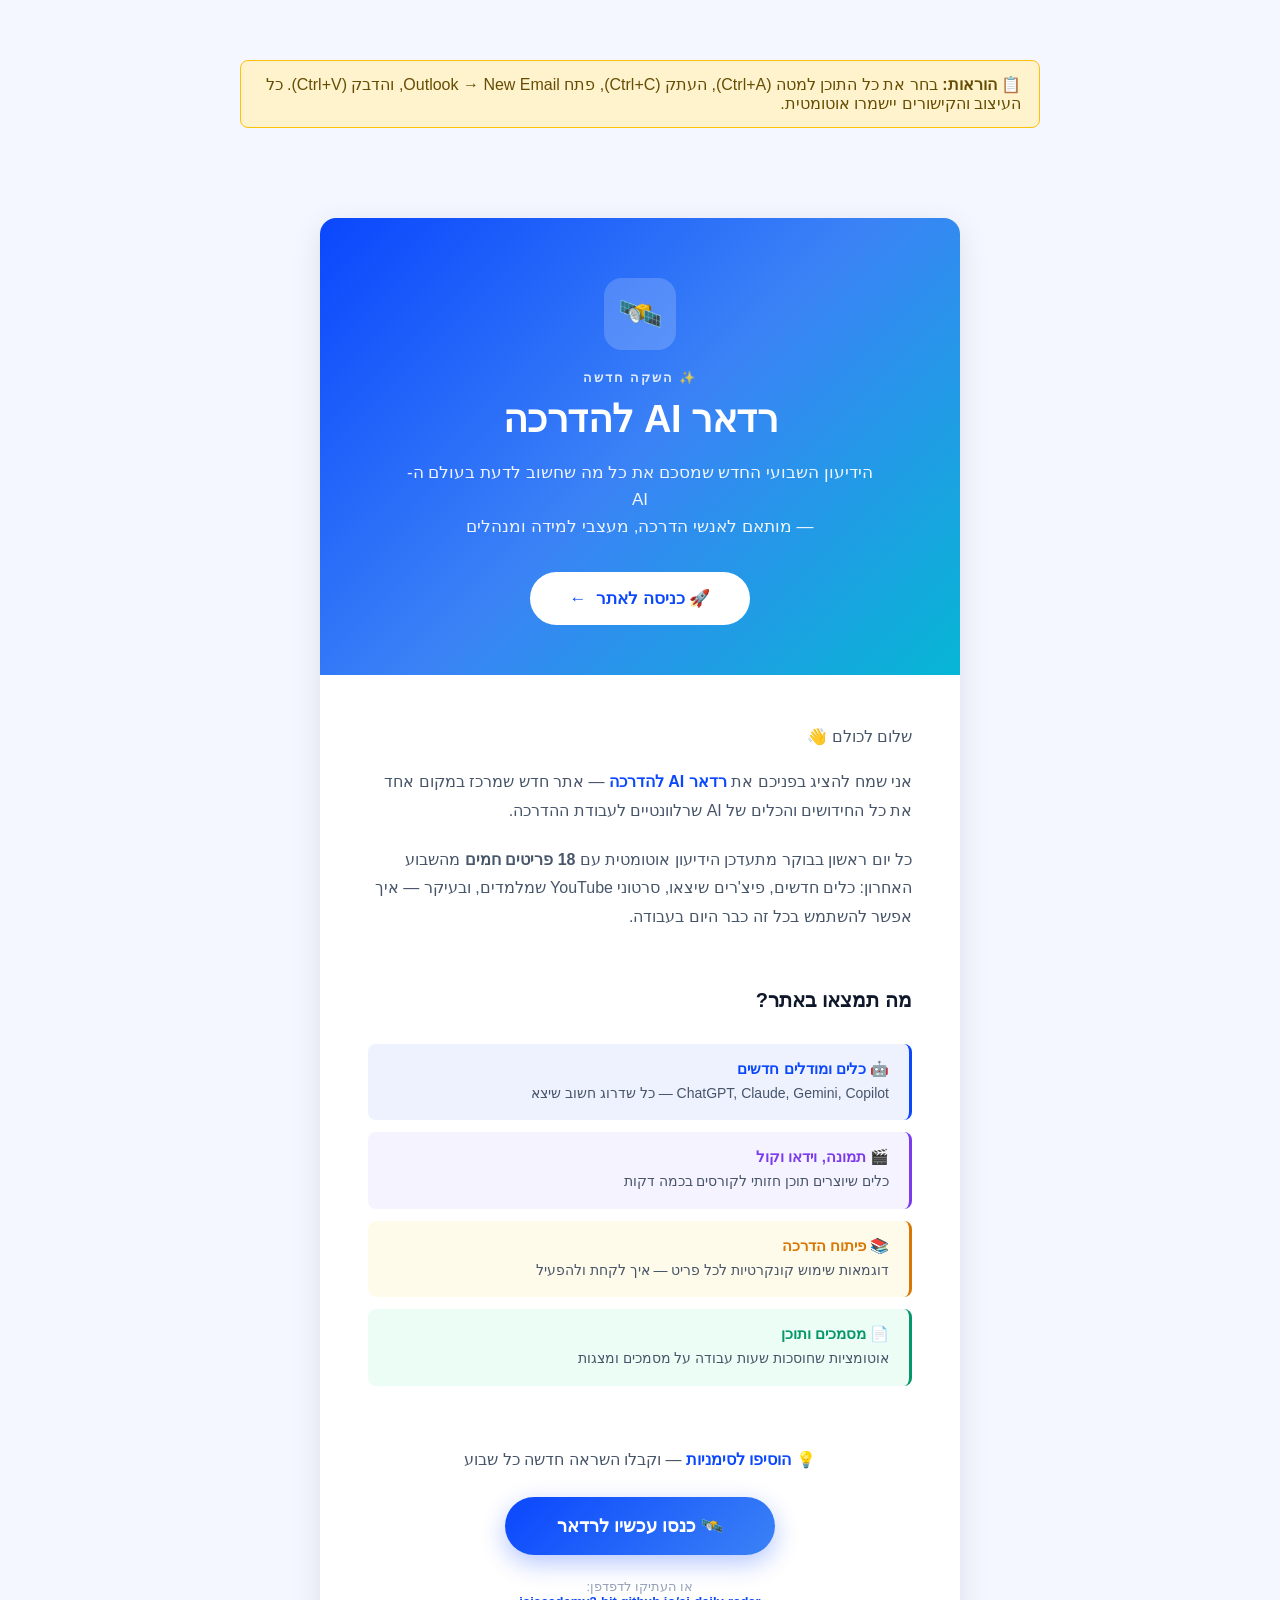
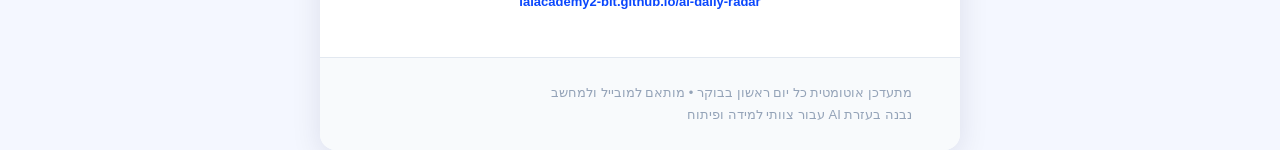
<file: launch-email.html>
<!DOCTYPE html>
<html dir="rtl" lang="he">
<head>
<meta charset="UTF-8">
<title>מייל השקה — רדאר AI להדרכה</title>
</head>
<body style="margin:0;padding:0;background:#f4f7ff;font-family:'Segoe UI',Arial,sans-serif;">

<!-- ════════ הוראות שימוש בOutlook ════════
1. פתח את הקובץ הזה בדפדפן (Chrome / Edge / Firefox)
2. גלול למטה לתוכן המייל
3. בחר את כל התוכן (Ctrl+A) → העתק (Ctrl+C)
4. פתח Outlook → New Email
5. הדבק לתוך גוף המייל (Ctrl+V)
6. כל העיצוב והקישורים יישמרו ✓
   ═══════════════════════════════════════ -->

<div style="max-width:800px;margin:40px auto;padding:20px;">
<div style="background:#fff3cd;border:1px solid #ffc107;padding:14px 18px;border-radius:8px;color:#664d03;margin-bottom:30px;">
  <b>📋 הוראות:</b> בחר את כל התוכן למטה (Ctrl+A), העתק (Ctrl+C), פתח Outlook → New Email, והדבק (Ctrl+V).
  כל העיצוב והקישורים יישמרו אוטומטית.
</div>
</div>

<!-- ════════════ START OF EMAIL CONTENT ════════════ -->

<table role="presentation" cellspacing="0" cellpadding="0" border="0" align="center" width="640" style="max-width:640px;margin:0 auto;background:#ffffff;border-radius:16px;overflow:hidden;box-shadow:0 8px 30px rgba(10,20,60,.10);">

  <!-- HERO BANNER (with gradient + title + CTA) -->
  <tr>
    <td style="padding:0;">
      <a href="https://iaiacademy2-bit.github.io/ai-daily-radar/" target="_blank" style="text-decoration:none;color:inherit;display:block;">
        <table role="presentation" cellspacing="0" cellpadding="0" border="0" width="100%" style="background:linear-gradient(135deg,#0a47fd 0%,#3b82f6 50%,#06b6d4 100%);">
          <tr>
            <td align="center" style="padding:60px 40px 50px 40px;color:#ffffff;">

              <!-- Logo radar -->
              <div style="width:72px;height:72px;background:rgba(255,255,255,.18);border-radius:18px;display:inline-block;text-align:center;line-height:72px;font-size:36px;margin-bottom:20px;">
                🛰️
              </div>

              <div style="font-size:13px;font-weight:600;letter-spacing:.15em;text-transform:uppercase;color:rgba(255,255,255,.85);margin-bottom:12px;">
                ✨ השקה חדשה
              </div>

              <h1 style="margin:0 0 16px 0;font-size:38px;font-weight:800;line-height:1.2;color:#ffffff;letter-spacing:-.5px;">
                רדאר AI להדרכה
              </h1>

              <p style="margin:0 0 32px 0;font-size:17px;line-height:1.6;color:rgba(255,255,255,.92);max-width:480px;">
                הידיעון השבועי החדש שמסכם את כל מה שחשוב לדעת בעולם ה-AI<br>
                — מותאם לאנשי הדרכה, מעצבי למידה ומנהלים
              </p>

              <!-- CTA Button -->
              <table role="presentation" cellspacing="0" cellpadding="0" border="0" align="center" style="margin:0 auto;">
                <tr>
                  <td style="background:#ffffff;border-radius:30px;padding:0;">
                    <a href="https://iaiacademy2-bit.github.io/ai-daily-radar/" target="_blank" style="display:inline-block;padding:16px 40px;color:#0a47fd;font-size:17px;font-weight:700;text-decoration:none;border-radius:30px;font-family:'Segoe UI',Arial,sans-serif;">
                      🚀 כניסה לאתר &nbsp;←
                    </a>
                  </td>
                </tr>
              </table>

            </td>
          </tr>
        </table>
      </a>
    </td>
  </tr>

  <!-- INTRO PARAGRAPH -->
  <tr>
    <td style="padding:48px 48px 24px 48px;font-family:'Segoe UI',Arial,sans-serif;color:#0f172a;direction:rtl;text-align:right;">
      <p style="margin:0 0 16px 0;font-size:16px;line-height:1.8;color:#475569;">
        שלום לכולם 👋
      </p>
      <p style="margin:0 0 20px 0;font-size:16px;line-height:1.8;color:#475569;">
        אני שמח להציג בפניכם את <b style="color:#0a47fd;">רדאר AI להדרכה</b> — אתר חדש שמרכז במקום אחד את כל החידושים והכלים של AI שרלוונטיים לעבודת ההדרכה.
      </p>
      <p style="margin:0 0 32px 0;font-size:16px;line-height:1.8;color:#475569;">
        כל יום ראשון בבוקר מתעדכן הידיעון אוטומטית עם <b>18 פריטים חמים</b> מהשבוע האחרון: כלים חדשים, פיצ'רים שיצאו, סרטוני YouTube שמלמדים, ובעיקר — איך אפשר להשתמש בכל זה כבר היום בעבודה.
      </p>
    </td>
  </tr>

  <!-- FEATURE GRID -->
  <tr>
    <td style="padding:0 48px 32px 48px;direction:rtl;">

      <h2 style="margin:0 0 20px 0;font-size:20px;font-weight:700;color:#0f172a;font-family:'Segoe UI',Arial,sans-serif;">
        מה תמצאו באתר?
      </h2>

      <table role="presentation" cellspacing="0" cellpadding="0" border="0" width="100%" style="border-collapse:separate;border-spacing:0 12px;">

        <tr>
          <td style="background:#eef2ff;border-right:3px solid #0a47fd;border-radius:8px;padding:16px 20px;direction:rtl;">
            <div style="font-size:15px;font-weight:700;color:#0a47fd;margin-bottom:4px;">🤖 כלים ומודלים חדשים</div>
            <div style="font-size:14px;color:#475569;line-height:1.6;">ChatGPT, Claude, Gemini, Copilot — כל שדרוג חשוב שיצא</div>
          </td>
        </tr>

        <tr>
          <td style="background:#f5f3ff;border-right:3px solid #7c3aed;border-radius:8px;padding:16px 20px;direction:rtl;">
            <div style="font-size:15px;font-weight:700;color:#7c3aed;margin-bottom:4px;">🎬 תמונה, וידאו וקול</div>
            <div style="font-size:14px;color:#475569;line-height:1.6;">כלים שיוצרים תוכן חזותי לקורסים בכמה דקות</div>
          </td>
        </tr>

        <tr>
          <td style="background:#fffbeb;border-right:3px solid #d97706;border-radius:8px;padding:16px 20px;direction:rtl;">
            <div style="font-size:15px;font-weight:700;color:#d97706;margin-bottom:4px;">📚 פיתוח הדרכה</div>
            <div style="font-size:14px;color:#475569;line-height:1.6;">דוגמאות שימוש קונקרטיות לכל פריט — איך לקחת ולהפעיל</div>
          </td>
        </tr>

        <tr>
          <td style="background:#ecfdf5;border-right:3px solid #059669;border-radius:8px;padding:16px 20px;direction:rtl;">
            <div style="font-size:15px;font-weight:700;color:#059669;margin-bottom:4px;">📄 מסמכים ותוכן</div>
            <div style="font-size:14px;color:#475569;line-height:1.6;">אוטומציות שחוסכות שעות עבודה על מסמכים ומצגות</div>
          </td>
        </tr>

      </table>
    </td>
  </tr>

  <!-- SECOND CTA -->
  <tr>
    <td align="center" style="padding:16px 48px 48px 48px;">

      <p style="margin:0 0 24px 0;font-size:16px;line-height:1.7;color:#475569;font-family:'Segoe UI',Arial,sans-serif;direction:rtl;text-align:center;">
        💡 <b style="color:#0a47fd;">הוסיפו לסימניות</b> — וקבלו השראה חדשה כל שבוע
      </p>

      <!-- Big CTA Button -->
      <table role="presentation" cellspacing="0" cellpadding="0" border="0" align="center" style="margin:0 auto;">
        <tr>
          <td style="background:linear-gradient(135deg,#0a47fd 0%,#3b82f6 100%);border-radius:30px;box-shadow:0 8px 24px rgba(10,71,253,.30);">
            <a href="https://iaiacademy2-bit.github.io/ai-daily-radar/" target="_blank" style="display:inline-block;padding:18px 52px;color:#ffffff;font-size:18px;font-weight:700;text-decoration:none;border-radius:30px;font-family:'Segoe UI',Arial,sans-serif;">
              🛰️ כנסו עכשיו לרדאר
            </a>
          </td>
        </tr>
      </table>

      <p style="margin:24px 0 0 0;font-size:13px;color:#94a3b8;font-family:'Segoe UI',Arial,sans-serif;direction:rtl;text-align:center;">
        או העתיקו לדפדפן:<br>
        <a href="https://iaiacademy2-bit.github.io/ai-daily-radar/" style="color:#0a47fd;text-decoration:none;font-weight:600;">iaiacademy2-bit.github.io/ai-daily-radar</a>
      </p>

    </td>
  </tr>

  <!-- FOOTER -->
  <tr>
    <td style="background:#f8fafc;padding:24px 48px;border-top:1px solid #e2e8f0;direction:rtl;text-align:right;">
      <p style="margin:0;font-size:13px;color:#94a3b8;line-height:1.7;font-family:'Segoe UI',Arial,sans-serif;">
        מתעדכן אוטומטית כל יום ראשון בבוקר • מותאם למובייל ולמחשב<br>
        נבנה בעזרת AI עבור צוותי למידה ופיתוח
      </p>
    </td>
  </tr>

</table>

<!-- ════════════ END OF EMAIL CONTENT ════════════ -->

</body>
</html>
</file>
